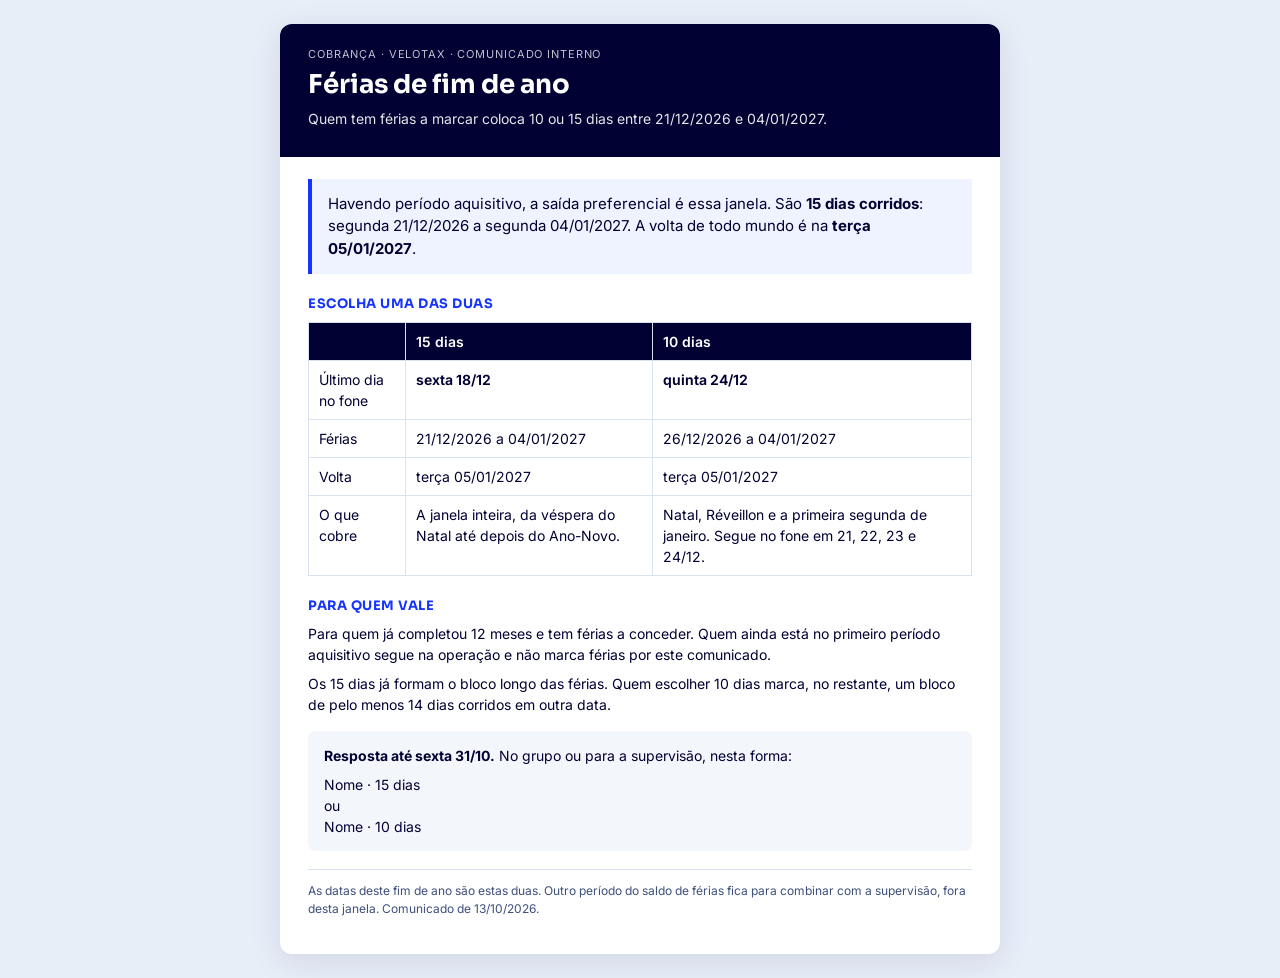
<file: docs/POLITICA_FERIAS_FIM_DE_ANO_2026.html>
<!DOCTYPE html>
<html lang="pt-BR">
<head>
  <meta charset="UTF-8" />
  <meta name="viewport" content="width=device-width, initial-scale=1.0" />
  <title>Férias de fim de ano — Cobrança | Velotax</title>
  <link href="https://fonts.googleapis.com/css2?family=Inter:wght@400;500;600;700&family=Sora:wght@600;700&display=swap" rel="stylesheet" />
  <style>
    :root { --blue: #1634FF; --navy: #000033; --muted: #3D4F7C; --border: #D8E2F0; }
    * { box-sizing: border-box; margin: 0; padding: 0; }
    body { font-family: Inter, "Segoe UI", Arial, sans-serif; background: #E8EEF8; color: var(--navy); line-height: 1.5; print-color-adjust: exact; -webkit-print-color-adjust: exact; }
    .page { max-width: 720px; margin: 24px auto; background: #fff; border-radius: 12px; overflow: hidden; box-shadow: 0 8px 32px rgba(0,0,51,.1); }
    .header { background: var(--navy); color: #fff; padding: 22px 28px 20px; }
    .kicker { font-size: 11px; letter-spacing: .08em; text-transform: uppercase; opacity: .75; }
    .header h1 { font-family: Sora, Inter, sans-serif; font-size: 26px; font-weight: 700; margin-top: 6px; line-height: 1.2; }
    .header p { font-size: 14px; opacity: .9; margin-top: 8px; }
    .content { padding: 22px 28px 28px; }
    .lead { background: #EEF3FF; border-left: 4px solid var(--blue); padding: 14px 16px; font-size: 15px; margin-bottom: 18px; }
    h2 { font-family: Sora, Inter, sans-serif; font-size: 13px; color: var(--blue); letter-spacing: .04em; text-transform: uppercase; margin: 20px 0 8px; }
    p, li { font-size: 14px; margin-bottom: 8px; }
    table { width: 100%; border-collapse: collapse; margin: 8px 0 4px; font-size: 14px; }
    th, td { border: 1px solid var(--border); padding: 8px 10px; text-align: left; vertical-align: top; }
    th { background: var(--navy); color: #fff; font-weight: 600; }
    td strong { font-weight: 650; }
    .reply { background: #F3F7FC; border-radius: 8px; padding: 14px 16px; margin-top: 16px; }
    .reply p:last-child { margin-bottom: 0; }
    .foot { font-size: 12px; color: var(--muted); margin-top: 18px; padding-top: 12px; border-top: 1px solid var(--border); }
    @page { margin: 14mm; }
    @media print {
      body { background: #fff; }
      .page { box-shadow: none; margin: 0; border-radius: 0; max-width: none; }
    }
  </style>
</head>
<body>
  <article class="page">
    <header class="header">
      <div class="kicker">Cobrança · Velotax · Comunicado interno</div>
      <h1>Férias de fim de ano</h1>
      <p>Quem tem férias a marcar coloca 10 ou 15 dias entre 21/12/2026 e 04/01/2027.</p>
    </header>
    <div class="content">
      <div class="lead">
        Havendo período aquisitivo, a saída preferencial é essa janela.
        São <strong>15 dias corridos</strong>: segunda 21/12/2026 a segunda 04/01/2027.
        A volta de todo mundo é na <strong>terça 05/01/2027</strong>.
      </div>

      <h2>Escolha uma das duas</h2>
      <table>
        <thead>
          <tr>
            <th></th>
            <th>15 dias</th>
            <th>10 dias</th>
          </tr>
        </thead>
        <tbody>
          <tr>
            <td>Último dia no fone</td>
            <td><strong>sexta 18/12</strong></td>
            <td><strong>quinta 24/12</strong></td>
          </tr>
          <tr>
            <td>Férias</td>
            <td>21/12/2026 a 04/01/2027</td>
            <td>26/12/2026 a 04/01/2027</td>
          </tr>
          <tr>
            <td>Volta</td>
            <td>terça 05/01/2027</td>
            <td>terça 05/01/2027</td>
          </tr>
          <tr>
            <td>O que cobre</td>
            <td>A janela inteira, da véspera do Natal até depois do Ano-Novo.</td>
            <td>Natal, Réveillon e a primeira segunda de janeiro. Segue no fone em 21, 22, 23 e 24/12.</td>
          </tr>
        </tbody>
      </table>

      <h2>Para quem vale</h2>
      <p>Para quem já completou 12 meses e tem férias a conceder. Quem ainda está no primeiro período aquisitivo segue na operação e não marca férias por este comunicado.</p>
      <p>Os 15 dias já formam o bloco longo das férias. Quem escolher 10 dias marca, no restante, um bloco de pelo menos 14 dias corridos em outra data.</p>

      <div class="reply">
        <p><strong>Resposta até sexta 31/10.</strong> No grupo ou para a supervisão, nesta forma:</p>
        <p>Nome · 15 dias<br>ou<br>Nome · 10 dias</p>
      </div>

      <p class="foot">As datas deste fim de ano são estas duas. Outro período do saldo de férias fica para combinar com a supervisão, fora desta janela. Comunicado de 13/10/2026.</p>
    </div>
  </article>
</body>
</html>
</file>
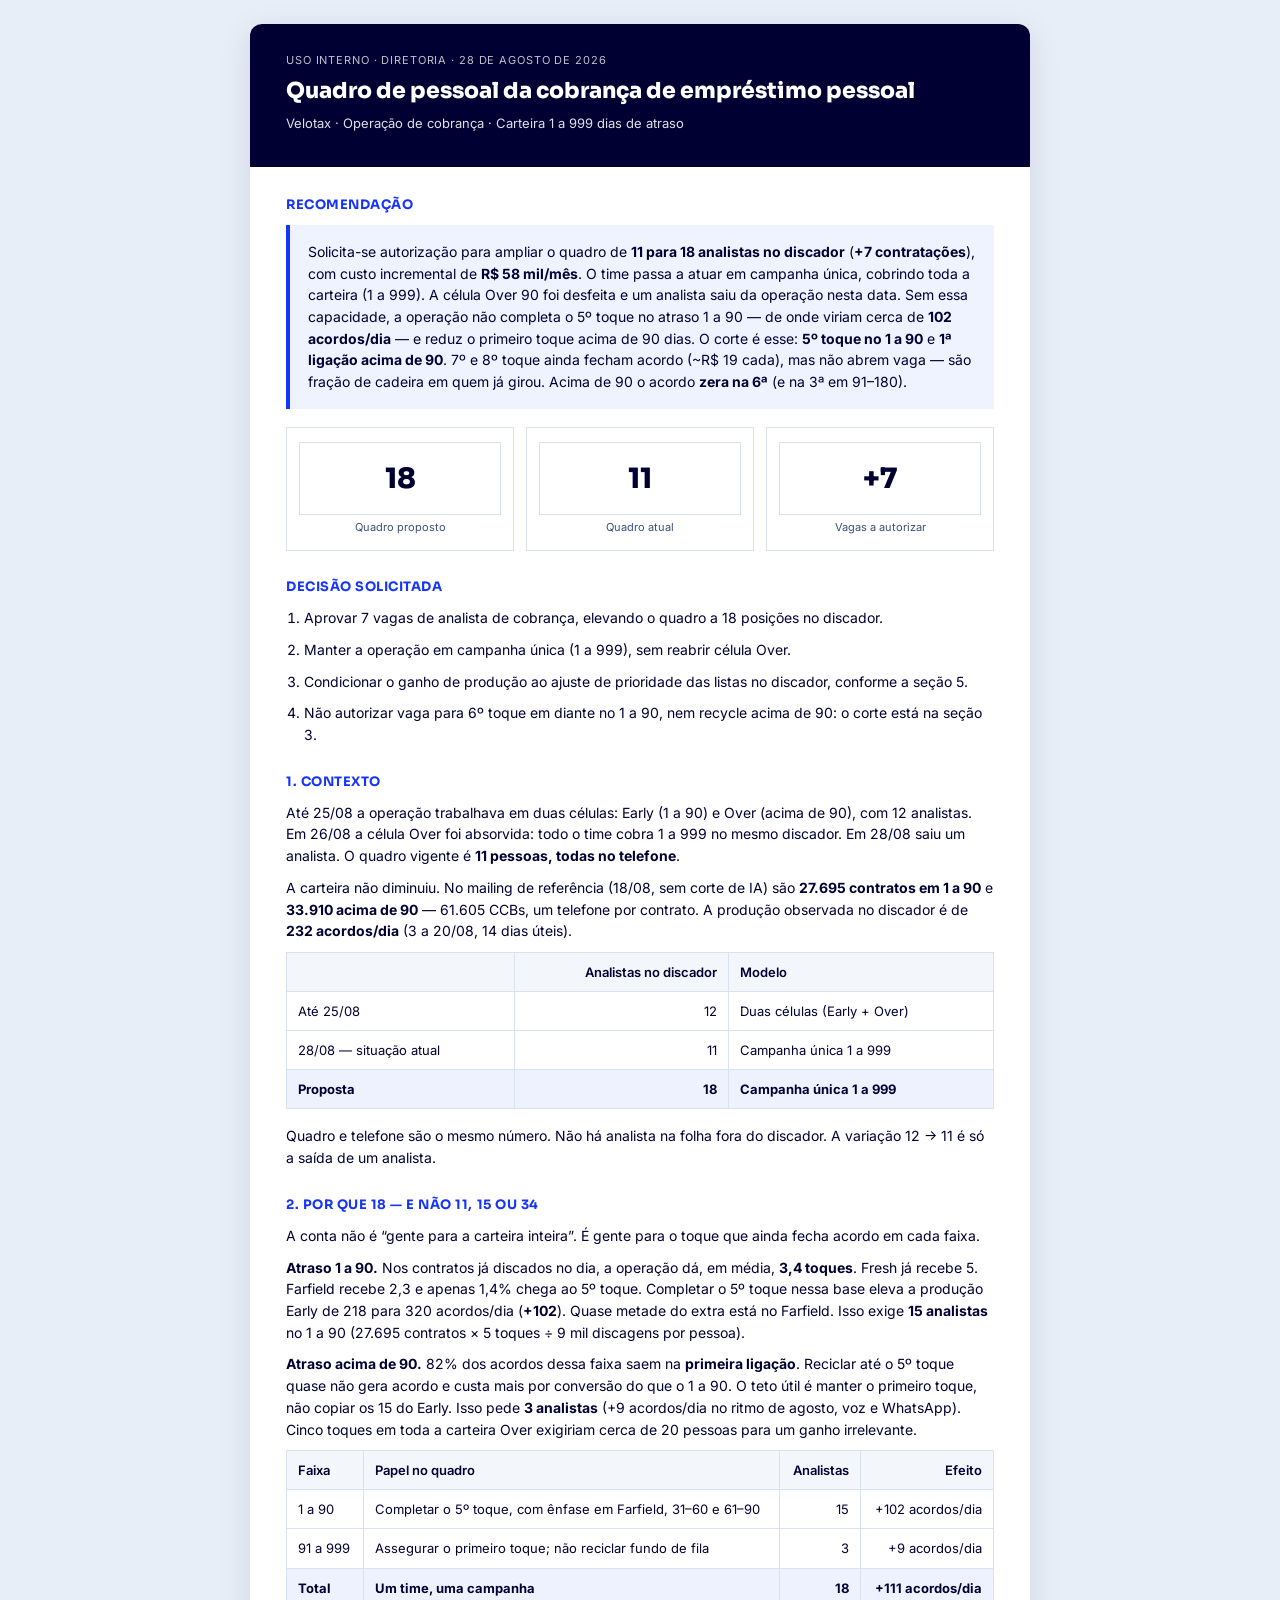
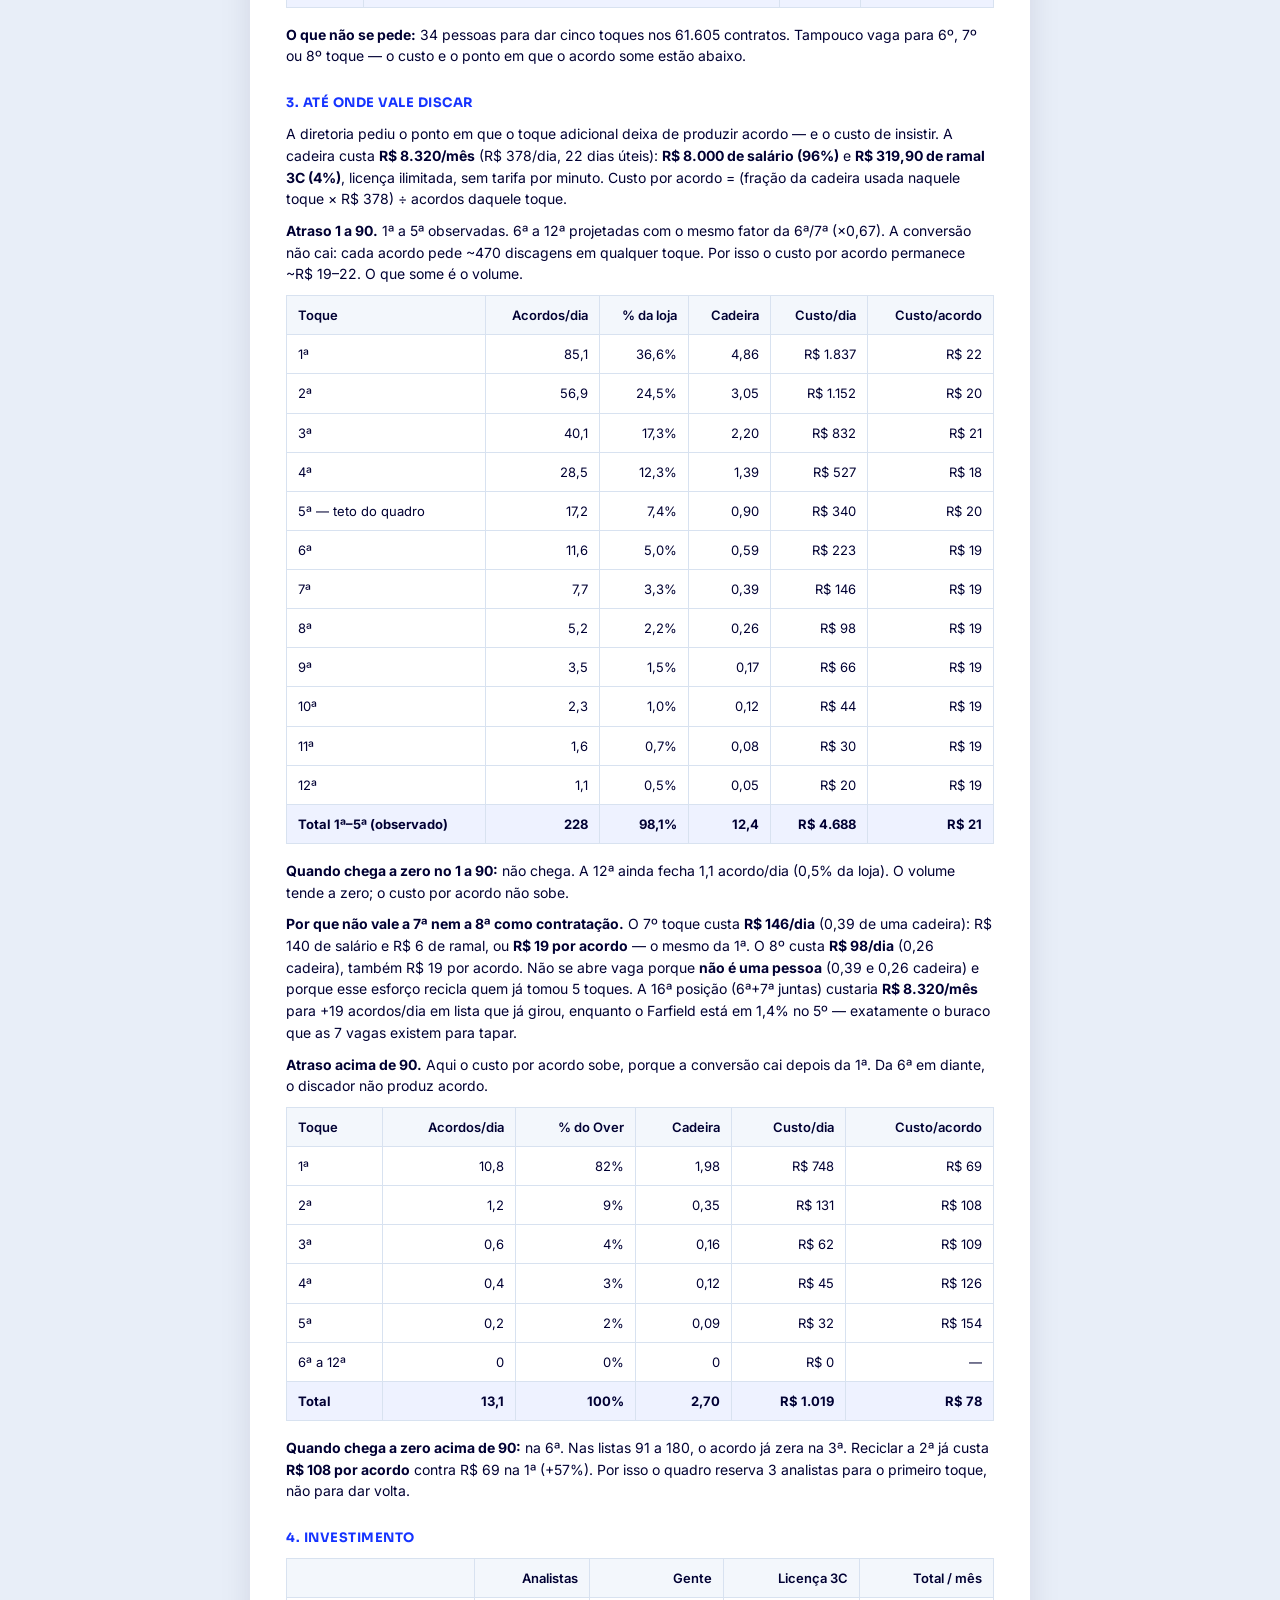
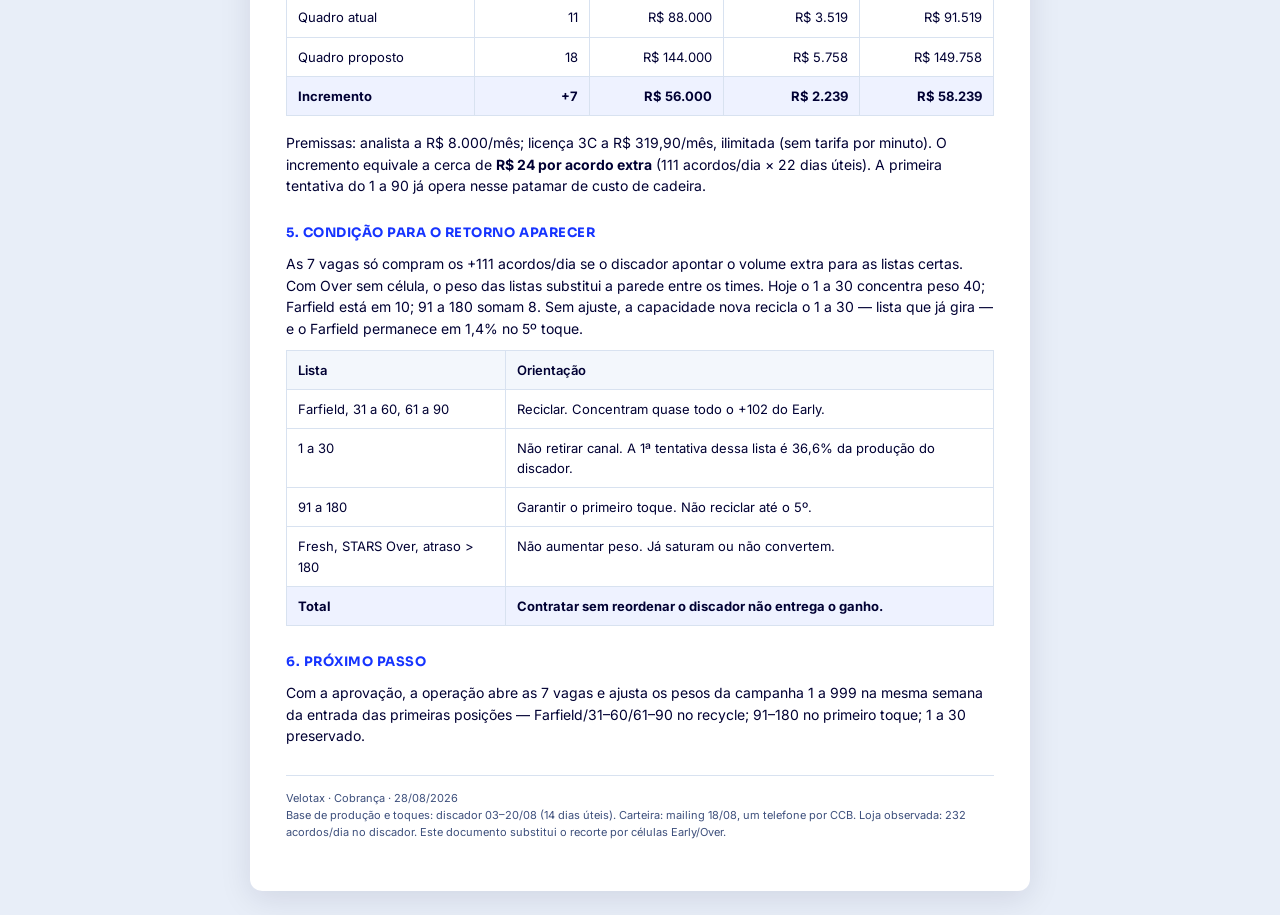
<file: docs/QUADRO_IDEAL_1A999.html>
<!DOCTYPE html>
<html lang="pt-BR">
<head>
  <meta charset="UTF-8" />
  <meta name="viewport" content="width=device-width, initial-scale=1.0" />
  <title>Quadro de pessoal — Cobrança EP | Velotax</title>
  <link href="https://fonts.googleapis.com/css2?family=Inter:wght@400;500;600;700&family=Sora:wght@600;700;800&display=swap" rel="stylesheet" />
  <style>
    :root { --blue: #1634FF; --navy: #000033; --muted: #3D4F7C; --border: #D8E2F0; --ok: #0D7A28; }
    * { box-sizing: border-box; margin: 0; padding: 0; }
    body { font-family: Inter, sans-serif; background: #E8EEF8; color: var(--navy); line-height: 1.55; print-color-adjust: exact; }
    .page { max-width: 780px; margin: 24px auto; background: #fff; border-radius: 12px; overflow: hidden; box-shadow: 0 8px 32px rgba(0,0,51,.1); }
    .header { background: var(--navy); color: #fff; padding: 28px 36px 24px; }
    .kicker { font-size: 11px; letter-spacing: .08em; text-transform: uppercase; opacity: .75; }
    .header h1 { font-family: Sora, sans-serif; font-size: 22px; font-weight: 800; margin-top: 8px; line-height: 1.25; }
    .header p { font-size: 13px; opacity: .88; margin-top: 8px; }
    .content { padding: 28px 36px 40px; }
    h2 { font-family: Sora, sans-serif; font-size: 13px; color: var(--blue); letter-spacing: .04em; text-transform: uppercase; margin: 26px 0 10px; }
    h2:first-child { margin-top: 0; }
    p, li { font-size: 14px; margin-bottom: 10px; }
    .lead { background: #EEF3FF; border-left: 4px solid var(--blue); padding: 16px 18px; font-size: 14px; margin-bottom: 18px; }
    table { width: 100%; border-collapse: collapse; margin: 10px 0 16px; font-size: 13px; }
    th, td { border: 1px solid var(--border); padding: 9px 11px; text-align: left; vertical-align: top; }
    th { background: #F3F7FC; font-weight: 600; }
    .r { text-align: right; white-space: nowrap; }
    .total { background: #EEF2FF; font-weight: 700; }
    .num { font-family: Sora, sans-serif; font-size: 28px; font-weight: 800; color: var(--navy); }
    .nums { display: grid; grid-template-columns: 1fr 1fr 1fr; gap: 12px; margin: 8px 0 18px; }
    .nums div { border: 1px solid var(--border); padding: 14px 12px; text-align: center; }
    .nums span { display: block; font-size: 11px; color: var(--muted); margin-top: 4px; }
    ol, ul { margin: 0 0 12px 18px; }
    .foot { font-size: 11px; color: var(--muted); margin-top: 28px; padding-top: 14px; border-top: 1px solid var(--border); }
    @media print {
      body { background: #fff; }
      .page { box-shadow: none; margin: 0; border-radius: 0; }
    }
  </style>
</head>
<body>
  <article class="page">
    <header class="header">
      <div class="kicker">Uso interno · Diretoria · 28 de agosto de 2026</div>
      <h1>Quadro de pessoal da cobrança de empréstimo pessoal</h1>
      <p>Velotax · Operação de cobrança · Carteira 1 a 999 dias de atraso</p>
    </header>
    <div class="content">

      <h2>Recomendação</h2>
      <div class="lead">
        Solicita-se autorização para ampliar o quadro de <strong>11 para 18 analistas no discador</strong>
        (<strong>+7 contratações</strong>), com custo incremental de <strong>R$ 58 mil/mês</strong>.
        O time passa a atuar em campanha única, cobrindo toda a carteira (1 a 999).
        A célula Over 90 foi desfeita e um analista saiu da operação nesta data.
        Sem essa capacidade, a operação não completa o 5º toque no atraso 1 a 90 — de onde viriam cerca de
        <strong>102 acordos/dia</strong> — e reduz o primeiro toque acima de 90 dias.
        O corte é esse: <strong>5º toque no 1 a 90</strong> e <strong>1ª ligação acima de 90</strong>.
        7º e 8º toque ainda fecham acordo (~R$ 19 cada), mas não abrem vaga — são fração de cadeira em quem já girou.
        Acima de 90 o acordo <strong>zera na 6ª</strong> (e na 3ª em 91–180).
      </div>

      <div class="nums">
        <div><div class="num">18</div><span>Quadro proposto</span></div>
        <div><div class="num">11</div><span>Quadro atual</span></div>
        <div><div class="num">+7</div><span>Vagas a autorizar</span></div>
      </div>

      <h2>Decisão solicitada</h2>
      <ol>
        <li>Aprovar 7 vagas de analista de cobrança, elevando o quadro a 18 posições no discador.</li>
        <li>Manter a operação em campanha única (1 a 999), sem reabrir célula Over.</li>
        <li>Condicionar o ganho de produção ao ajuste de prioridade das listas no discador, conforme a seção 5.</li>
        <li>Não autorizar vaga para 6º toque em diante no 1 a 90, nem recycle acima de 90: o corte está na seção 3.</li>
      </ol>

      <h2>1. Contexto</h2>
      <p>
        Até 25/08 a operação trabalhava em duas células: Early (1 a 90) e Over (acima de 90), com 12 analistas.
        Em 26/08 a célula Over foi absorvida: todo o time cobra 1 a 999 no mesmo discador.
        Em 28/08 saiu um analista. O quadro vigente é <strong>11 pessoas, todas no telefone</strong>.
      </p>
      <p>
        A carteira não diminuiu. No mailing de referência (18/08, sem corte de IA) são
        <strong>27.695 contratos em 1 a 90</strong> e <strong>33.910 acima de 90</strong> — 61.605 CCBs, um telefone por contrato.
        A produção observada no discador é de <strong>232 acordos/dia</strong> (3 a 20/08, 14 dias úteis).
      </p>
      <table>
        <tr>
          <th></th>
          <th class="r">Analistas no discador</th>
          <th>Modelo</th>
        </tr>
        <tr>
          <td>Até 25/08</td>
          <td class="r">12</td>
          <td>Duas células (Early + Over)</td>
        </tr>
        <tr>
          <td>28/08 — situação atual</td>
          <td class="r">11</td>
          <td>Campanha única 1 a 999</td>
        </tr>
        <tr class="total">
          <td>Proposta</td>
          <td class="r">18</td>
          <td>Campanha única 1 a 999</td>
        </tr>
      </table>
      <p>
        Quadro e telefone são o mesmo número. Não há analista na folha fora do discador.
        A variação 12 → 11 é só a saída de um analista.
      </p>

      <h2>2. Por que 18 — e não 11, 15 ou 34</h2>
      <p>
        A conta não é “gente para a carteira inteira”. É gente para o toque que ainda fecha acordo em cada faixa.
      </p>
      <p>
        <strong>Atraso 1 a 90.</strong> Nos contratos já discados no dia, a operação dá, em média,
        <strong>3,4 toques</strong>. Fresh já recebe 5. Farfield recebe 2,3 e apenas 1,4% chega ao 5º toque.
        Completar o 5º toque nessa base eleva a produção Early de 218 para 320 acordos/dia
        (<strong>+102</strong>). Quase metade do extra está no Farfield. Isso exige
        <strong>15 analistas</strong> no 1 a 90 (27.695 contratos × 5 toques ÷ 9 mil discagens por pessoa).
      </p>
      <p>
        <strong>Atraso acima de 90.</strong> 82% dos acordos dessa faixa saem na <strong>primeira ligação</strong>.
        Reciclar até o 5º toque quase não gera acordo e custa mais por conversão do que o 1 a 90.
        O teto útil é manter o primeiro toque, não copiar os 15 do Early. Isso pede <strong>3 analistas</strong>
        (+9 acordos/dia no ritmo de agosto, voz e WhatsApp). Cinco toques em toda a carteira Over exigiriam
        cerca de 20 pessoas para um ganho irrelevante.
      </p>
      <table>
        <tr>
          <th>Faixa</th>
          <th>Papel no quadro</th>
          <th class="r">Analistas</th>
          <th class="r">Efeito</th>
        </tr>
        <tr>
          <td>1 a 90</td>
          <td>Completar o 5º toque, com ênfase em Farfield, 31–60 e 61–90</td>
          <td class="r">15</td>
          <td class="r">+102 acordos/dia</td>
        </tr>
        <tr>
          <td>91 a 999</td>
          <td>Assegurar o primeiro toque; não reciclar fundo de fila</td>
          <td class="r">3</td>
          <td class="r">+9 acordos/dia</td>
        </tr>
        <tr class="total">
          <td>Total</td>
          <td>Um time, uma campanha</td>
          <td class="r">18</td>
          <td class="r">+111 acordos/dia</td>
        </tr>
      </table>
      <p>
        <strong>O que não se pede:</strong> 34 pessoas para dar cinco toques nos 61.605 contratos.
        Tampouco vaga para 6º, 7º ou 8º toque — o custo e o ponto em que o acordo some estão abaixo.
      </p>

      <h2>3. Até onde vale discar</h2>
      <p>
        A diretoria pediu o ponto em que o toque adicional deixa de produzir acordo — e o custo de insistir.
        A cadeira custa <strong>R$ 8.320/mês</strong> (R$ 378/dia, 22 dias úteis):
        <strong>R$ 8.000 de salário (96%)</strong> e <strong>R$ 319,90 de ramal 3C (4%)</strong>, licença ilimitada, sem tarifa por minuto.
        Custo por acordo = (fração da cadeira usada naquele toque × R$ 378) ÷ acordos daquele toque.
      </p>

      <p><strong>Atraso 1 a 90.</strong> 1ª a 5ª observadas. 6ª a 12ª projetadas com o mesmo fator da 6ª/7ª (×0,67). A conversão não cai: cada acordo pede ~470 discagens em qualquer toque. Por isso o custo por acordo permanece ~R$ 19–22. O que some é o volume.</p>
      <table>
        <tr>
          <th>Toque</th>
          <th class="r">Acordos/dia</th>
          <th class="r">% da loja</th>
          <th class="r">Cadeira</th>
          <th class="r">Custo/dia</th>
          <th class="r">Custo/acordo</th>
        </tr>
        <tr>
          <td>1ª</td>
          <td class="r">85,1</td>
          <td class="r">36,6%</td>
          <td class="r">4,86</td>
          <td class="r">R$ 1.837</td>
          <td class="r">R$ 22</td>
        </tr>
        <tr>
          <td>2ª</td>
          <td class="r">56,9</td>
          <td class="r">24,5%</td>
          <td class="r">3,05</td>
          <td class="r">R$ 1.152</td>
          <td class="r">R$ 20</td>
        </tr>
        <tr>
          <td>3ª</td>
          <td class="r">40,1</td>
          <td class="r">17,3%</td>
          <td class="r">2,20</td>
          <td class="r">R$ 832</td>
          <td class="r">R$ 21</td>
        </tr>
        <tr>
          <td>4ª</td>
          <td class="r">28,5</td>
          <td class="r">12,3%</td>
          <td class="r">1,39</td>
          <td class="r">R$ 527</td>
          <td class="r">R$ 18</td>
        </tr>
        <tr>
          <td>5ª — teto do quadro</td>
          <td class="r">17,2</td>
          <td class="r">7,4%</td>
          <td class="r">0,90</td>
          <td class="r">R$ 340</td>
          <td class="r">R$ 20</td>
        </tr>
        <tr>
          <td>6ª</td>
          <td class="r">11,6</td>
          <td class="r">5,0%</td>
          <td class="r">0,59</td>
          <td class="r">R$ 223</td>
          <td class="r">R$ 19</td>
        </tr>
        <tr>
          <td>7ª</td>
          <td class="r">7,7</td>
          <td class="r">3,3%</td>
          <td class="r">0,39</td>
          <td class="r">R$ 146</td>
          <td class="r">R$ 19</td>
        </tr>
        <tr>
          <td>8ª</td>
          <td class="r">5,2</td>
          <td class="r">2,2%</td>
          <td class="r">0,26</td>
          <td class="r">R$ 98</td>
          <td class="r">R$ 19</td>
        </tr>
        <tr>
          <td>9ª</td>
          <td class="r">3,5</td>
          <td class="r">1,5%</td>
          <td class="r">0,17</td>
          <td class="r">R$ 66</td>
          <td class="r">R$ 19</td>
        </tr>
        <tr>
          <td>10ª</td>
          <td class="r">2,3</td>
          <td class="r">1,0%</td>
          <td class="r">0,12</td>
          <td class="r">R$ 44</td>
          <td class="r">R$ 19</td>
        </tr>
        <tr>
          <td>11ª</td>
          <td class="r">1,6</td>
          <td class="r">0,7%</td>
          <td class="r">0,08</td>
          <td class="r">R$ 30</td>
          <td class="r">R$ 19</td>
        </tr>
        <tr>
          <td>12ª</td>
          <td class="r">1,1</td>
          <td class="r">0,5%</td>
          <td class="r">0,05</td>
          <td class="r">R$ 20</td>
          <td class="r">R$ 19</td>
        </tr>
        <tr class="total">
          <td>Total 1ª–5ª (observado)</td>
          <td class="r">228</td>
          <td class="r">98,1%</td>
          <td class="r">12,4</td>
          <td class="r">R$ 4.688</td>
          <td class="r">R$ 21</td>
        </tr>
      </table>
      <p>
        <strong>Quando chega a zero no 1 a 90:</strong> não chega. A 12ª ainda fecha 1,1 acordo/dia (0,5% da loja).
        O volume tende a zero; o custo por acordo não sobe.
      </p>
      <p>
        <strong>Por que não vale a 7ª nem a 8ª como contratação.</strong>
        O 7º toque custa <strong>R$ 146/dia</strong> (0,39 de uma cadeira): R$ 140 de salário e R$ 6 de ramal, ou <strong>R$ 19 por acordo</strong> — o mesmo da 1ª.
        O 8º custa <strong>R$ 98/dia</strong> (0,26 cadeira), também R$ 19 por acordo.
        Não se abre vaga porque <strong>não é uma pessoa</strong> (0,39 e 0,26 cadeira) e porque esse esforço recicla quem já tomou 5 toques.
        A 16ª posição (6ª+7ª juntas) custaria <strong>R$ 8.320/mês</strong> para +19 acordos/dia em lista que já girou, enquanto o Farfield está em 1,4% no 5º — exatamente o buraco que as 7 vagas existem para tapar.
      </p>

      <p><strong>Atraso acima de 90.</strong> Aqui o custo por acordo sobe, porque a conversão cai depois da 1ª. Da 6ª em diante, o discador não produz acordo.</p>
      <table>
        <tr>
          <th>Toque</th>
          <th class="r">Acordos/dia</th>
          <th class="r">% do Over</th>
          <th class="r">Cadeira</th>
          <th class="r">Custo/dia</th>
          <th class="r">Custo/acordo</th>
        </tr>
        <tr>
          <td>1ª</td>
          <td class="r">10,8</td>
          <td class="r">82%</td>
          <td class="r">1,98</td>
          <td class="r">R$ 748</td>
          <td class="r">R$ 69</td>
        </tr>
        <tr>
          <td>2ª</td>
          <td class="r">1,2</td>
          <td class="r">9%</td>
          <td class="r">0,35</td>
          <td class="r">R$ 131</td>
          <td class="r">R$ 108</td>
        </tr>
        <tr>
          <td>3ª</td>
          <td class="r">0,6</td>
          <td class="r">4%</td>
          <td class="r">0,16</td>
          <td class="r">R$ 62</td>
          <td class="r">R$ 109</td>
        </tr>
        <tr>
          <td>4ª</td>
          <td class="r">0,4</td>
          <td class="r">3%</td>
          <td class="r">0,12</td>
          <td class="r">R$ 45</td>
          <td class="r">R$ 126</td>
        </tr>
        <tr>
          <td>5ª</td>
          <td class="r">0,2</td>
          <td class="r">2%</td>
          <td class="r">0,09</td>
          <td class="r">R$ 32</td>
          <td class="r">R$ 154</td>
        </tr>
        <tr>
          <td>6ª a 12ª</td>
          <td class="r">0</td>
          <td class="r">0%</td>
          <td class="r">0</td>
          <td class="r">R$ 0</td>
          <td class="r">—</td>
        </tr>
        <tr class="total">
          <td>Total</td>
          <td class="r">13,1</td>
          <td class="r">100%</td>
          <td class="r">2,70</td>
          <td class="r">R$ 1.019</td>
          <td class="r">R$ 78</td>
        </tr>
      </table>
      <p>
        <strong>Quando chega a zero acima de 90:</strong> na 6ª. Nas listas 91 a 180, o acordo já zera na 3ª.
        Reciclar a 2ª já custa <strong>R$ 108 por acordo</strong> contra R$ 69 na 1ª (+57%). Por isso o quadro reserva 3 analistas para o primeiro toque, não para dar volta.
      </p>

      <h2>4. Investimento</h2>
      <table>
        <tr>
          <th></th>
          <th class="r">Analistas</th>
          <th class="r">Gente</th>
          <th class="r">Licença 3C</th>
          <th class="r">Total / mês</th>
        </tr>
        <tr>
          <td>Quadro atual</td>
          <td class="r">11</td>
          <td class="r">R$ 88.000</td>
          <td class="r">R$ 3.519</td>
          <td class="r">R$ 91.519</td>
        </tr>
        <tr>
          <td>Quadro proposto</td>
          <td class="r">18</td>
          <td class="r">R$ 144.000</td>
          <td class="r">R$ 5.758</td>
          <td class="r">R$ 149.758</td>
        </tr>
        <tr class="total">
          <td>Incremento</td>
          <td class="r">+7</td>
          <td class="r">R$ 56.000</td>
          <td class="r">R$ 2.239</td>
          <td class="r">R$ 58.239</td>
        </tr>
      </table>
      <p>
        Premissas: analista a R$ 8.000/mês; licença 3C a R$ 319,90/mês, ilimitada (sem tarifa por minuto).
        O incremento equivale a cerca de <strong>R$ 24 por acordo extra</strong> (111 acordos/dia × 22 dias úteis).
        A primeira tentativa do 1 a 90 já opera nesse patamar de custo de cadeira.
      </p>

      <h2>5. Condição para o retorno aparecer</h2>
      <p>
        As 7 vagas só compram os +111 acordos/dia se o discador apontar o volume extra para as listas certas.
        Com Over sem célula, o peso das listas substitui a parede entre os times.
        Hoje o 1 a 30 concentra peso 40; Farfield está em 10; 91 a 180 somam 8.
        Sem ajuste, a capacidade nova recicla o 1 a 30 — lista que já gira — e o Farfield permanece em 1,4% no 5º toque.
      </p>
      <table>
        <tr>
          <th>Lista</th>
          <th>Orientação</th>
        </tr>
        <tr>
          <td>Farfield, 31 a 60, 61 a 90</td>
          <td>Reciclar. Concentram quase todo o +102 do Early.</td>
        </tr>
        <tr>
          <td>1 a 30</td>
          <td>Não retirar canal. A 1ª tentativa dessa lista é 36,6% da produção do discador.</td>
        </tr>
        <tr>
          <td>91 a 180</td>
          <td>Garantir o primeiro toque. Não reciclar até o 5º.</td>
        </tr>
        <tr>
          <td>Fresh, STARS Over, atraso &gt; 180</td>
          <td>Não aumentar peso. Já saturam ou não convertem.</td>
        </tr>
        <tr class="total">
          <td>Total</td>
          <td>Contratar sem reordenar o discador não entrega o ganho.</td>
        </tr>
      </table>

      <h2>6. Próximo passo</h2>
      <p>
        Com a aprovação, a operação abre as 7 vagas e ajusta os pesos da campanha 1 a 999 na mesma semana da entrada
        das primeiras posições — Farfield/31–60/61–90 no recycle; 91–180 no primeiro toque; 1 a 30 preservado.
      </p>

      <p class="foot">
        Velotax · Cobrança · 28/08/2026<br />
        Base de produção e toques: discador 03–20/08 (14 dias úteis). Carteira: mailing 18/08, um telefone por CCB.
        Loja observada: 232 acordos/dia no discador. Este documento substitui o recorte por células Early/Over.
      </p>
    </div>
  </article>
</body>
</html>
</file>
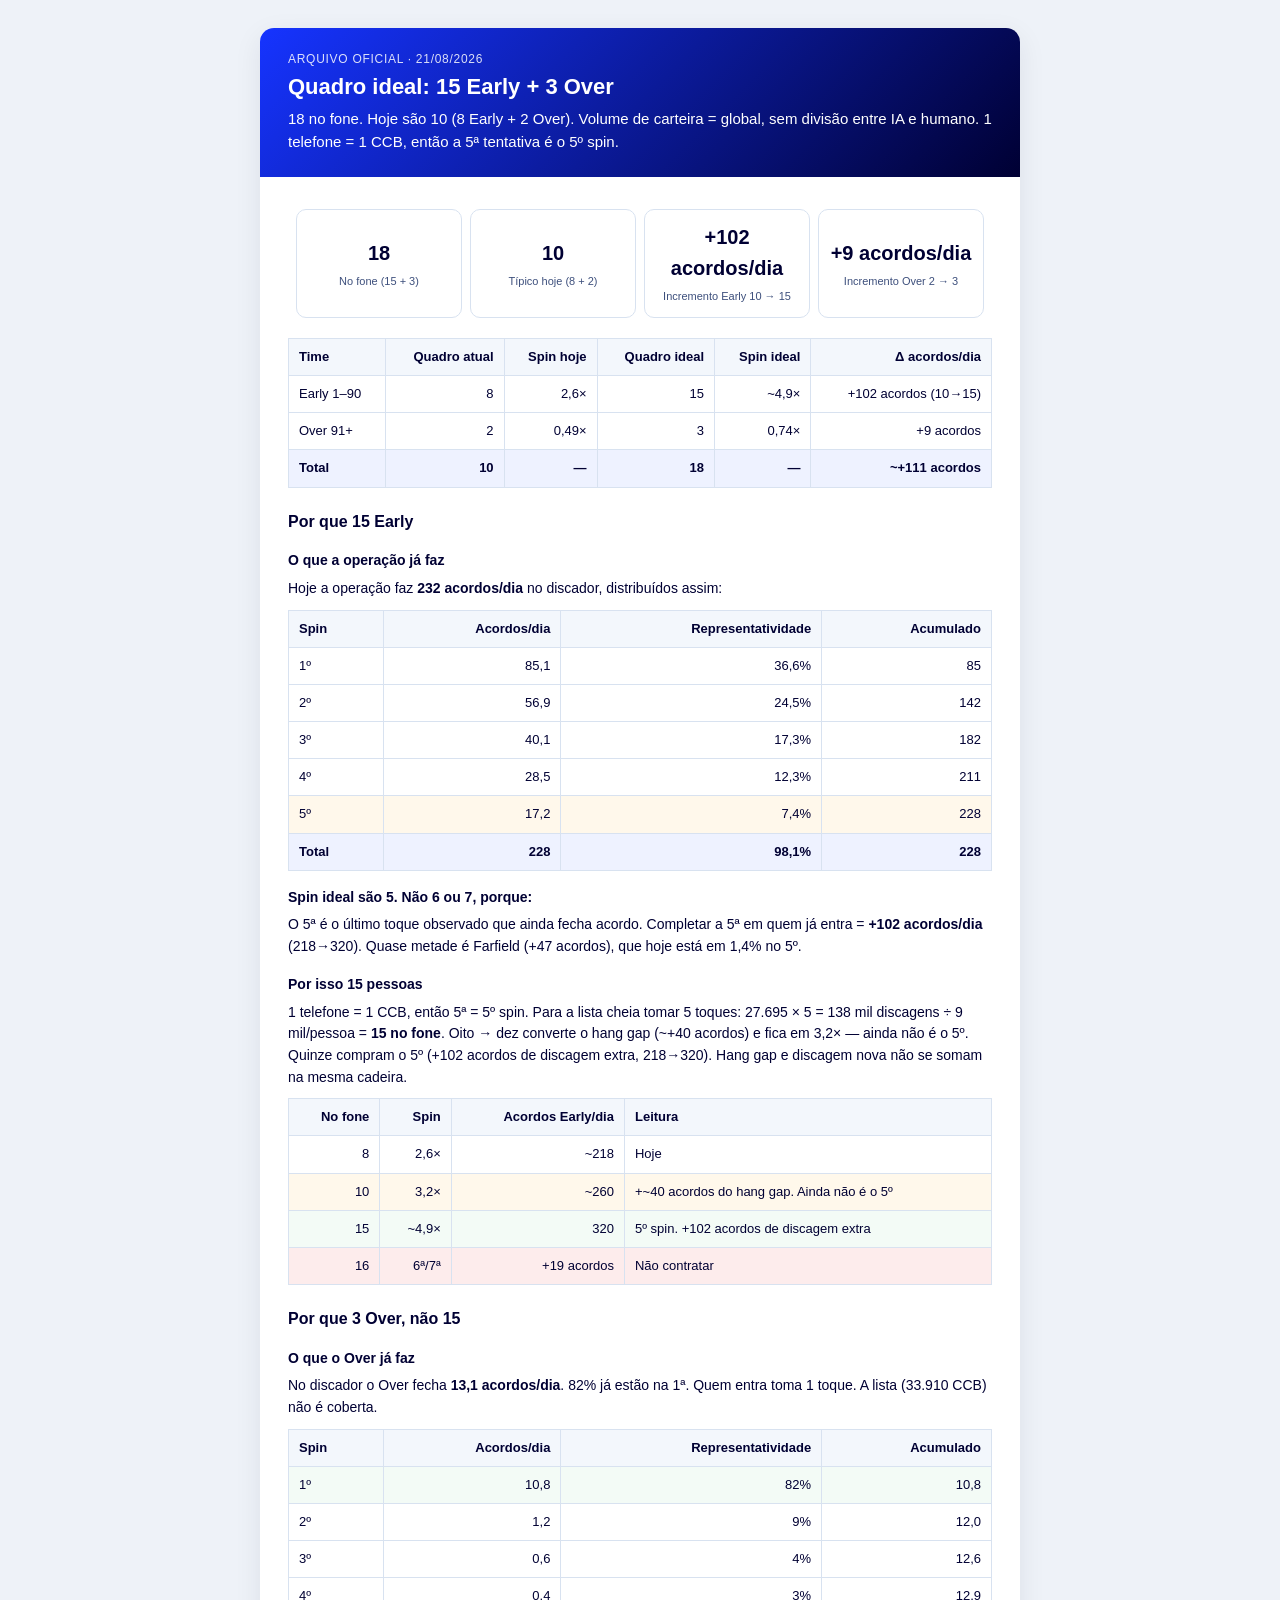
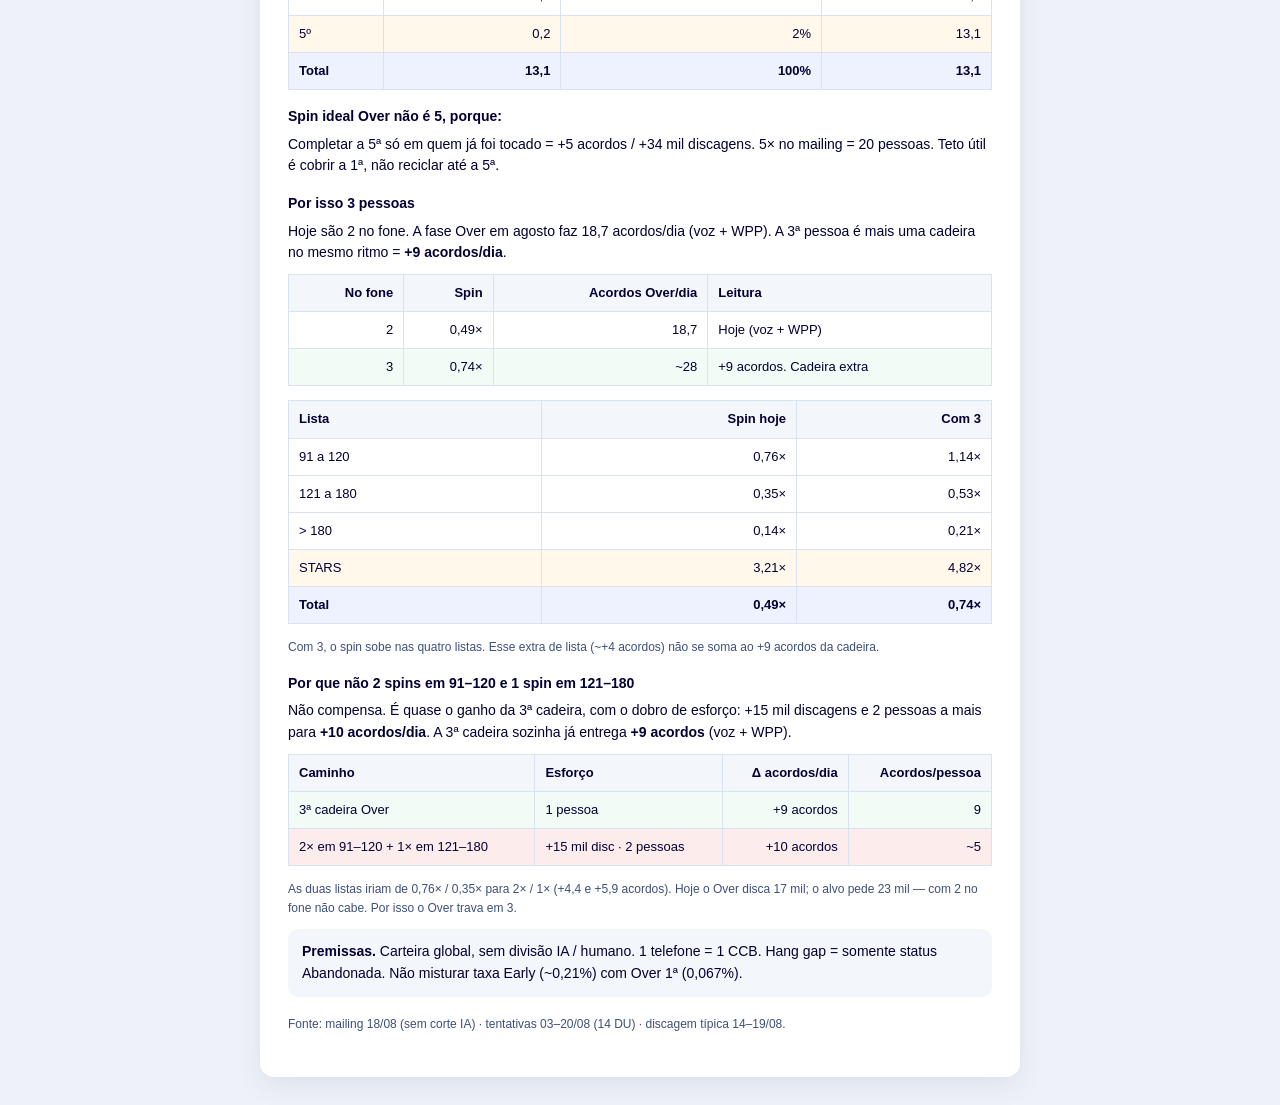
<file: docs/QUADRO_IDEAL_OPERACAO.html>
<!DOCTYPE html>
<html lang="pt-BR">
<head>
  <meta charset="UTF-8" />
  <meta name="viewport" content="width=device-width, initial-scale=1" />
  <title>Quadro ideal da operação — 15 Early + 3 Over</title>
  <style>
    body { font-family: Segoe UI, Arial, sans-serif; background: #EEF2F8; margin: 0; padding: 28px 16px; color: #000033; }
    .card { max-width: 760px; margin: 0 auto; background: #fff; border-radius: 14px; overflow: hidden; box-shadow: 0 8px 28px rgba(0,0,51,.08); }
    .hero { background: linear-gradient(135deg, #1634FF, #000033); color: #fff; padding: 24px 28px; }
    .hero h1 { margin: 8px 0 0; font-size: 22px; }
    .hero p { color: #fff; margin: 8px 0 0; line-height: 1.5; font-size: 15px; }
    .body { padding: 24px 28px 32px; font-size: 14px; line-height: 1.55; }
    h2 { font-size: 16px; margin: 22px 0 8px; }
    h3 { font-size: 14px; margin: 16px 0 6px; }
    p { margin: 0 0 10px; }
    table { width: 100%; border-collapse: collapse; font-size: 13px; margin: 10px 0 14px; }
    th, td { border: 1px solid #D8E2F0; padding: 8px 10px; text-align: left; }
    th { background: #F3F7FC; }
    .r { text-align: right; }
    .total { background: #EEF2FF; font-weight: 700; }
    .ok { background: #F3FBF6; }
    .warn { background: #FFF8EB; }
    .bad { background: #FDECEC; }
    .stats { width: 100%; border-collapse: separate; border-spacing: 8px; margin: 0 0 12px; }
    .stats td { border: 1px solid #D8E2F0; border-radius: 10px; text-align: center; padding: 12px 8px; width: 25%; }
    .stats .n { font-size: 20px; font-weight: 750; }
    .stats .l { font-size: 11px; color: #3D4F7C; margin-top: 4px; }
    .note { font-size: 12px; color: #3D4F7C; margin: 0 0 12px; }
    .box { background: #F3F7FC; border-radius: 10px; padding: 12px 14px; margin: 12px 0; }
  </style>
</head>
<body>
  <div class="card">
    <div class="hero">
      <div style="font-size:12px;opacity:.85;text-transform:uppercase;letter-spacing:.06em;">Arquivo oficial · 21/08/2026</div>
      <h1>Quadro ideal: 15 Early + 3 Over</h1>
      <p>18 no fone. Hoje são 10 (8 Early + 2 Over). Volume de carteira = global, sem divisão entre IA e humano. 1 telefone = 1 CCB, então a 5ª tentativa é o 5º spin.</p>
    </div>
    <div class="body">

      <table class="stats">
        <tr>
          <td><div class="n">18</div><div class="l">No fone (15 + 3)</div></td>
          <td><div class="n">10</div><div class="l">Típico hoje (8 + 2)</div></td>
          <td><div class="n">+102 acordos/dia</div><div class="l">Incremento Early 10 → 15</div></td>
          <td><div class="n">+9 acordos/dia</div><div class="l">Incremento Over 2 → 3</div></td>
        </tr>
      </table>

      <table>
        <tr>
          <th>Time</th>
          <th class="r">Quadro atual</th>
          <th class="r">Spin hoje</th>
          <th class="r">Quadro ideal</th>
          <th class="r">Spin ideal</th>
          <th class="r">Δ acordos/dia</th>
        </tr>
        <tr>
          <td>Early 1–90</td>
          <td class="r">8</td>
          <td class="r">2,6×</td>
          <td class="r">15</td>
          <td class="r">~4,9×</td>
          <td class="r">+102 acordos (10→15)</td>
        </tr>
        <tr>
          <td>Over 91+</td>
          <td class="r">2</td>
          <td class="r">0,49×</td>
          <td class="r">3</td>
          <td class="r">0,74×</td>
          <td class="r">+9 acordos</td>
        </tr>
        <tr class="total">
          <td>Total</td>
          <td class="r">10</td>
          <td class="r">—</td>
          <td class="r">18</td>
          <td class="r">—</td>
          <td class="r">~+111 acordos</td>
        </tr>
      </table>

      <h2>Por que 15 Early</h2>

      <h3>O que a operação já faz</h3>
      <p>Hoje a operação faz <strong>232 acordos/dia</strong> no discador, distribuídos assim:</p>
      <table>
        <tr>
          <th>Spin</th>
          <th class="r">Acordos/dia</th>
          <th class="r">Representatividade</th>
          <th class="r">Acumulado</th>
        </tr>
        <tr><td>1º</td><td class="r">85,1</td><td class="r">36,6%</td><td class="r">85</td></tr>
        <tr><td>2º</td><td class="r">56,9</td><td class="r">24,5%</td><td class="r">142</td></tr>
        <tr><td>3º</td><td class="r">40,1</td><td class="r">17,3%</td><td class="r">182</td></tr>
        <tr><td>4º</td><td class="r">28,5</td><td class="r">12,3%</td><td class="r">211</td></tr>
        <tr class="warn"><td>5º</td><td class="r">17,2</td><td class="r">7,4%</td><td class="r">228</td></tr>
        <tr class="total"><td>Total</td><td class="r">228</td><td class="r">98,1%</td><td class="r">228</td></tr>
      </table>

      <h3>Spin ideal são 5. Não 6 ou 7, porque:</h3>
      <p>O 5ª é o último toque observado que ainda fecha acordo. Completar a 5ª em quem já entra = <strong>+102 acordos/dia</strong> (218→320). Quase metade é Farfield (+47 acordos), que hoje está em 1,4% no 5º.</p>

      <h3>Por isso 15 pessoas</h3>
      <p>1 telefone = 1 CCB, então 5ª = 5º spin. Para a lista cheia tomar 5 toques: 27.695 × 5 = 138 mil discagens ÷ 9 mil/pessoa = <strong>15 no fone</strong>. Oito → dez converte o hang gap (~+40 acordos) e fica em 3,2× — ainda não é o 5º. Quinze compram o 5º (+102 acordos de discagem extra, 218→320). Hang gap e discagem nova não se somam na mesma cadeira.</p>
      <table>
        <tr>
          <th class="r">No fone</th>
          <th class="r">Spin</th>
          <th class="r">Acordos Early/dia</th>
          <th>Leitura</th>
        </tr>
        <tr><td class="r">8</td><td class="r">2,6×</td><td class="r">~218</td><td>Hoje</td></tr>
        <tr class="warn"><td class="r">10</td><td class="r">3,2×</td><td class="r">~260</td><td>+~40 acordos do hang gap. Ainda não é o 5º</td></tr>
        <tr class="ok"><td class="r">15</td><td class="r">~4,9×</td><td class="r">320</td><td>5º spin. +102 acordos de discagem extra</td></tr>
        <tr class="bad"><td class="r">16</td><td class="r">6ª/7ª</td><td class="r">+19 acordos</td><td>Não contratar</td></tr>
      </table>

      <h2>Por que 3 Over, não 15</h2>

      <h3>O que o Over já faz</h3>
      <p>No discador o Over fecha <strong>13,1 acordos/dia</strong>. 82% já estão na 1ª. Quem entra toma 1 toque. A lista (33.910 CCB) não é coberta.</p>
      <table>
        <tr>
          <th>Spin</th>
          <th class="r">Acordos/dia</th>
          <th class="r">Representatividade</th>
          <th class="r">Acumulado</th>
        </tr>
        <tr class="ok"><td>1º</td><td class="r">10,8</td><td class="r">82%</td><td class="r">10,8</td></tr>
        <tr><td>2º</td><td class="r">1,2</td><td class="r">9%</td><td class="r">12,0</td></tr>
        <tr><td>3º</td><td class="r">0,6</td><td class="r">4%</td><td class="r">12,6</td></tr>
        <tr><td>4º</td><td class="r">0,4</td><td class="r">3%</td><td class="r">12,9</td></tr>
        <tr class="warn"><td>5º</td><td class="r">0,2</td><td class="r">2%</td><td class="r">13,1</td></tr>
        <tr class="total"><td>Total</td><td class="r">13,1</td><td class="r">100%</td><td class="r">13,1</td></tr>
      </table>

      <h3>Spin ideal Over não é 5, porque:</h3>
      <p>Completar a 5ª só em quem já foi tocado = +5 acordos / +34 mil discagens. 5× no mailing = 20 pessoas. Teto útil é cobrir a 1ª, não reciclar até a 5ª.</p>

      <h3>Por isso 3 pessoas</h3>
      <p>Hoje são 2 no fone. A fase Over em agosto faz 18,7 acordos/dia (voz + WPP). A 3ª pessoa é mais uma cadeira no mesmo ritmo = <strong>+9 acordos/dia</strong>.</p>
      <table>
        <tr>
          <th class="r">No fone</th>
          <th class="r">Spin</th>
          <th class="r">Acordos Over/dia</th>
          <th>Leitura</th>
        </tr>
        <tr><td class="r">2</td><td class="r">0,49×</td><td class="r">18,7</td><td>Hoje (voz + WPP)</td></tr>
        <tr class="ok"><td class="r">3</td><td class="r">0,74×</td><td class="r">~28</td><td>+9 acordos. Cadeira extra</td></tr>
      </table>
      <table>
        <tr>
          <th>Lista</th>
          <th class="r">Spin hoje</th>
          <th class="r">Com 3</th>
        </tr>
        <tr><td>91 a 120</td><td class="r">0,76×</td><td class="r">1,14×</td></tr>
        <tr><td>121 a 180</td><td class="r">0,35×</td><td class="r">0,53×</td></tr>
        <tr><td>&gt; 180</td><td class="r">0,14×</td><td class="r">0,21×</td></tr>
        <tr class="warn"><td>STARS</td><td class="r">3,21×</td><td class="r">4,82×</td></tr>
        <tr class="total"><td>Total</td><td class="r">0,49×</td><td class="r">0,74×</td></tr>
      </table>
      <p class="note">Com 3, o spin sobe nas quatro listas. Esse extra de lista (~+4 acordos) não se soma ao +9 acordos da cadeira.</p>

      <h3>Por que não 2 spins em 91–120 e 1 spin em 121–180</h3>
      <p>Não compensa. É quase o ganho da 3ª cadeira, com o dobro de esforço: +15 mil discagens e 2 pessoas a mais para <strong>+10 acordos/dia</strong>. A 3ª cadeira sozinha já entrega <strong>+9 acordos</strong> (voz + WPP).</p>
      <table>
        <tr>
          <th>Caminho</th>
          <th>Esforço</th>
          <th class="r">Δ acordos/dia</th>
          <th class="r">Acordos/pessoa</th>
        </tr>
        <tr class="ok">
          <td>3ª cadeira Over</td>
          <td>1 pessoa</td>
          <td class="r">+9 acordos</td>
          <td class="r">9</td>
        </tr>
        <tr class="bad">
          <td>2× em 91–120 + 1× em 121–180</td>
          <td>+15 mil disc · 2 pessoas</td>
          <td class="r">+10 acordos</td>
          <td class="r">~5</td>
        </tr>
      </table>
      <p class="note">As duas listas iriam de 0,76× / 0,35× para 2× / 1× (+4,4 e +5,9 acordos). Hoje o Over disca 17 mil; o alvo pede 23 mil — com 2 no fone não cabe. Por isso o Over trava em 3.</p>

      <div class="box">
        <strong>Premissas.</strong> Carteira global, sem divisão IA / humano. 1 telefone = 1 CCB. Hang gap = somente status Abandonada. Não misturar taxa Early (~0,21%) com Over 1ª (0,067%).
      </div>

      <p class="note" style="margin-top:18px;">
        Fonte: mailing 18/08 (sem corte IA) · tentativas 03–20/08 (14 DU) · discagem típica 14–19/08.
      </p>
    </div>
  </div>
</body>
</html>
</file>
